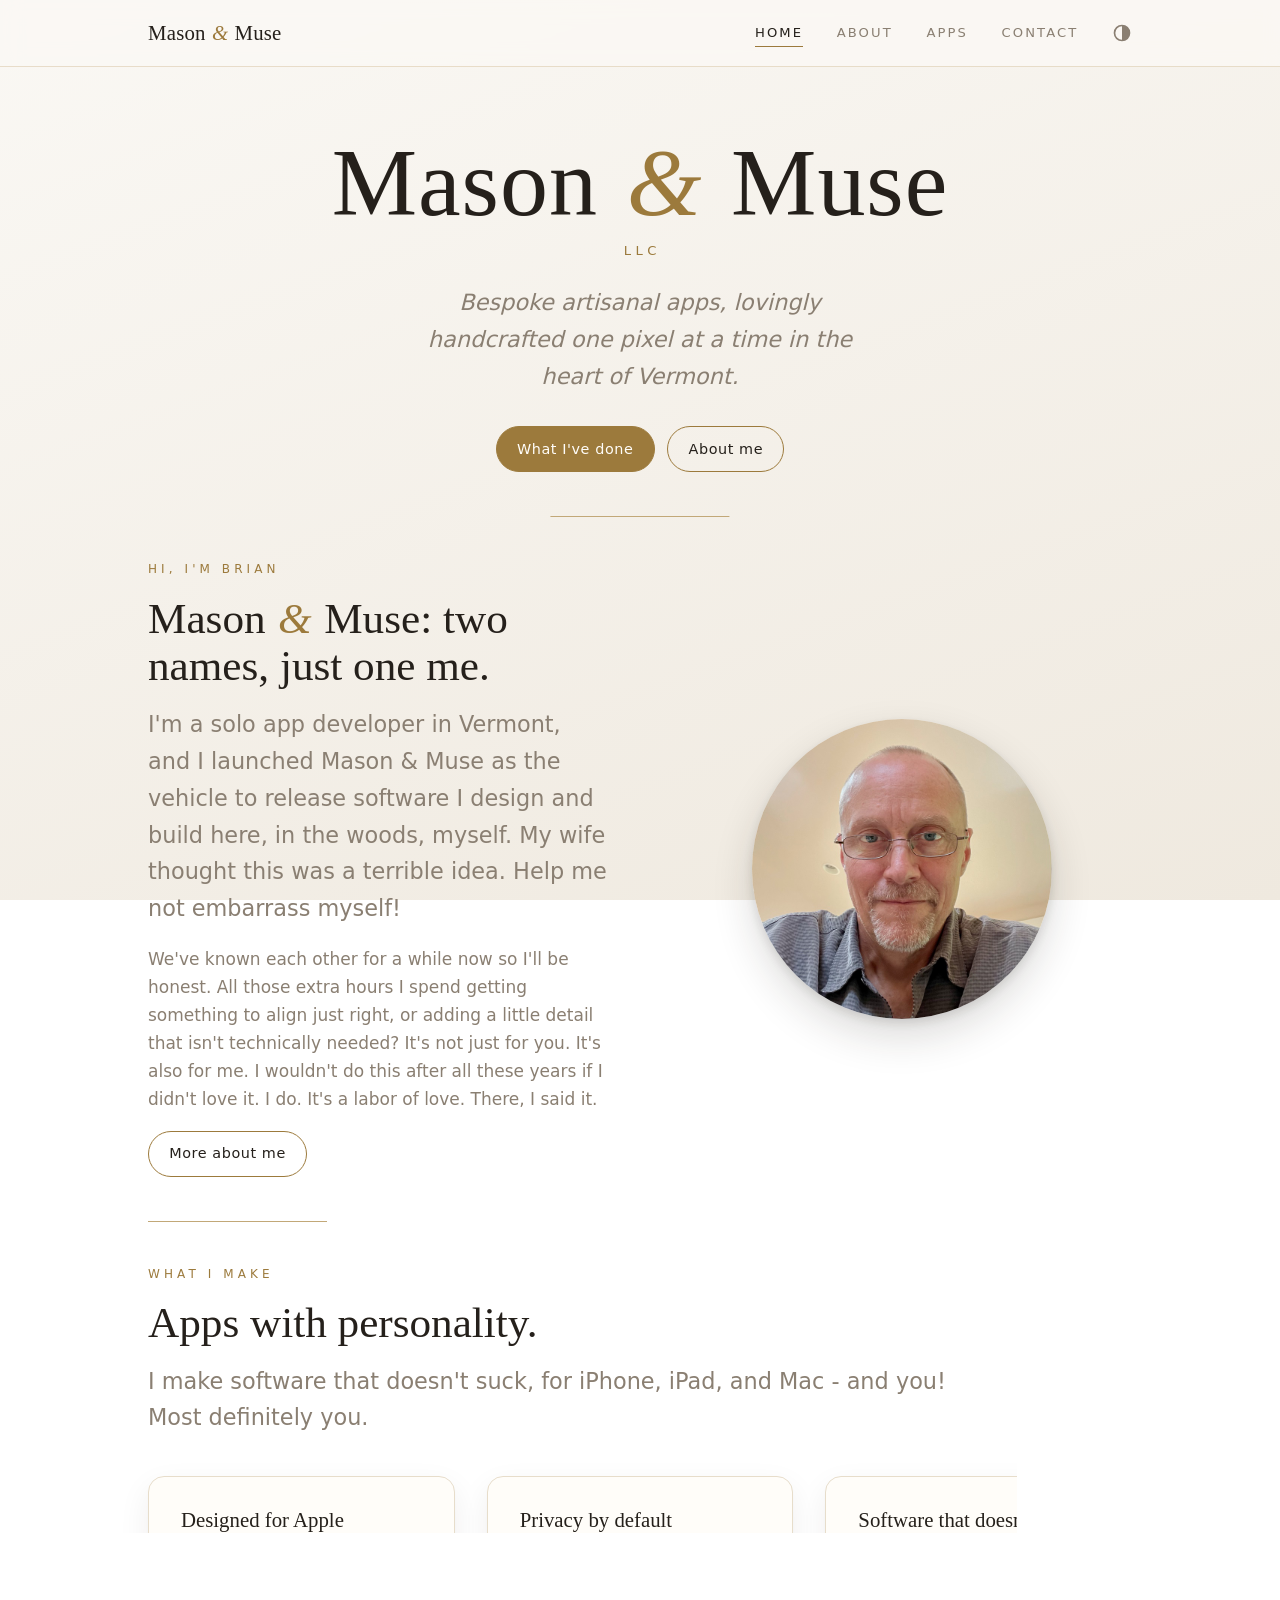
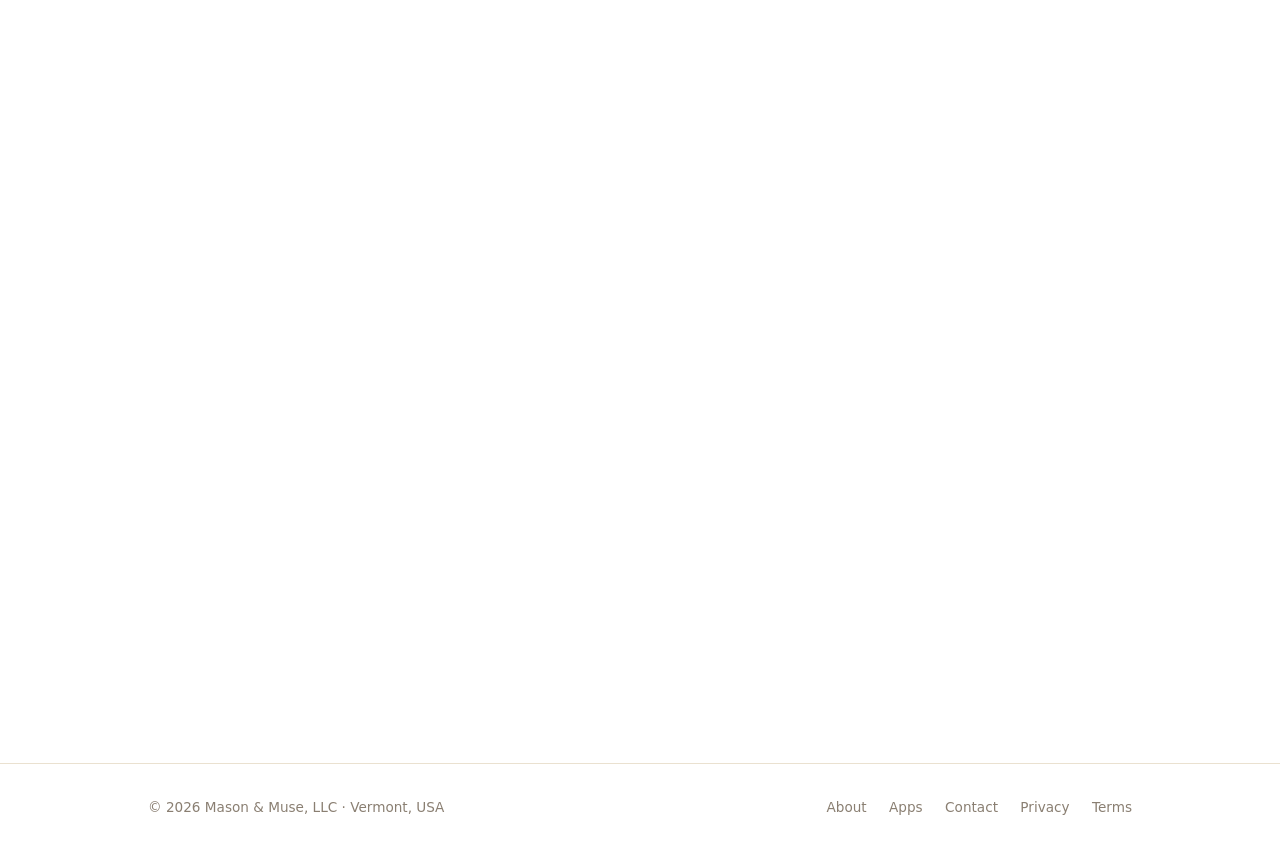
<file: index.html>
<!DOCTYPE html>
<html lang="en">
<head>
  <meta charset="utf-8" />
  <meta name="viewport" content="width=device-width, initial-scale=1" />
  <script>
    // Apply a saved theme override before paint to avoid a flash of the wrong palette.
    (function () {
      try {
        var t = localStorage.getItem('theme');
        if (t === 'light' || t === 'dark') document.documentElement.setAttribute('data-theme', t);
      } catch (e) {}
    })();
  </script>
  <title>Mason &amp; Muse - Bespoke apps for Apple platforms</title>
  <meta name="description" content="Mason &amp; Muse, LLC is an independent studio crafting bespoke, privacy-respecting apps for iPhone, iPad, and Mac from the heart of Vermont." />
  <meta name="color-scheme" content="light dark" />
  <meta name="theme-color" content="#faf8f4" media="(prefers-color-scheme: light)" />
  <meta name="theme-color" content="#1f1c18" media="(prefers-color-scheme: dark)" />

  <!-- Open Graph -->
  <meta property="og:type" content="website" />
  <meta property="og:title" content="Mason &amp; Muse - Bespoke apps for Apple platforms" />
  <meta property="og:description" content="An independent studio crafting bespoke, privacy-respecting apps for iPhone, iPad, and Mac from the heart of Vermont." />
  <meta property="og:url" content="https://masonandmuse.com/" />

  <link rel="icon" type="image/svg+xml" href="favicon.svg" />
  <link rel="stylesheet" href="styles.css" />
</head>
<body>
  <header class="site-header">
    <div class="container nav">
      <a class="brand" href="index.html">Mason <span class="amp">&amp;</span> Muse</a>
      <nav aria-label="Primary">
        <ul class="nav-links">
          <li><a href="index.html" aria-current="page">Home</a></li>
          <li><a href="about.html">About</a></li>
          <li><a href="apps.html">Apps</a></li>
          <li><a href="contact.html">Contact</a></li>
          <li>
            <button class="theme-toggle" type="button" aria-label="Switch color theme">
              <svg viewBox="0 0 24 24" width="20" height="20" aria-hidden="true" focusable="false">
                <circle cx="12" cy="12" r="9" fill="none" stroke="currentColor" stroke-width="2"></circle>
                <path d="M12 3 a 9 9 0 0 1 0 18 Z" fill="currentColor"></path>
              </svg>
            </button>
          </li>
        </ul>
      </nav>
    </div>
  </header>

  <main>
    <section class="hero">
      <div class="container">
        <h1 class="wordmark">Mason <span class="amp">&amp;</span> Muse<span class="legal">LLC</span></h1>
        <p class="lead">Bespoke artisanal apps, lovingly handcrafted one pixel at a time in the heart of Vermont.</p>
        <div class="btn-row">
          <a class="btn btn-primary" href="apps.html">What I've done</a>
          <a class="btn btn-ghost" href="about.html">About me</a>
        </div>
      </div>
    </section>

    <!-- Hi, I'm Brian -->
    <section>
      <div class="container">
        <div class="intro-split">
          <hgroup class="intro-head">
            <p class="eyebrow">Hi, I'm Brian</p>
            <h2>Mason <span class="amp">&amp;</span> Muse: two names, just one me.</h2>
          </hgroup>
          <div class="intro-media">
            <img class="portrait" src="images/brian.jpg" width="800" height="800"
                 alt="Brian, founder of Mason &amp; Muse" />
          </div>
          <div class="intro-body">
            <p class="lead muted">
              I'm a solo app developer in Vermont, and I launched Mason &amp; Muse as the vehicle to
              release software I design and build here, in the woods, myself.  My wife
              thought this was a terrible idea. Help me not embarrass myself!
            </p>
            <p class="muted">
              We've known each other for a while now so I'll be honest. All those extra hours
              I spend getting something to align just right, or adding a little detail that
              isn't technically needed? It's not just for you. It's also for me. I wouldn't do
              this after all these years if I didn't love it. I do. It's a labor of love.  There, I said it.
            </p>
            <a class="btn btn-ghost" href="about.html">More about me</a>
          </div>
        </div>
      </div>
    </section>

    <!-- What I make -->
    <section>
      <div class="container">
        <hgroup>
          <p class="eyebrow">What I make</p>
          <h2 class="measure">Apps with personality.</h2>
        </hgroup>
        <p class="lead measure muted">
          I make software that doesn't suck, for iPhone, iPad, and Mac - and you! Most definitely you.
        </p>
        <div class="grid" style="margin-top:2.5rem;">
          <div class="card">
            <h3>Designed for Apple platforms</h3>
            <p class="muted">I've been geeking out on Apple products
            since 1977. That means I know what makes good
            Apple software. It also means I'm old - shhh.</p>
          </div>
          <div class="card">
            <h3>Privacy by default</h3>
            <p class="muted">I don't only make apps, I use them. And I don't like
            companies harvesting my personal data. So I don't harvest yours. Simple!</p>
          </div>
          <div class="card">
            <h3>Software that doesn't suck</h3>
            <p class="muted">I use my own software - I care what it says, what it does, how
            it looks. It's weird to say but that seems rare these days. Enjoy!</p>
          </div>
        </div>
      </div>
    </section>

    <!-- Featured app -->
    <section>
      <div class="container">
        <div class="split">
          <div>
            <hgroup>
              <p class="eyebrow">Featured App</p>
              <h2>Oh My Groceries!</h2>
            </hgroup>
            <span class="badge">Version too.oh - launching this fall</span>
            <p class="lead muted">The shareable shopping list app that keeps your personal information private.
            No ads, no tracking, no signing up for yet another account and getting all that stupid
            spam. You deserve to have a good product, not to be an unwitting one.</p>
            <div class="btn-row">
              <a class="btn btn-primary" href="https://apps.apple.com/us/app/oh-my-groceries-shopping-list/id1479895009">Download on the App Store</a>
              <a class="btn btn-ghost" href="apps.html">Learn more</a>
            </div>
          </div>
          <div>
            <img class="app-shot" src="images/oh-my-groceries.png" width="1200" height="1004"
                 alt="Oh My Groceries! - a shareable grocery list app for iPhone" />
          </div>
        </div>
      </div>
    </section>
  </main>

  <footer class="site-footer">
    <div class="container footer-inner">
      <span>© 2026 Mason &amp; Muse, LLC · Vermont, USA</span>
      <nav class="footer-links" aria-label="Footer">
        <a href="about.html">About</a>
        <a href="apps.html">Apps</a>
        <a href="contact.html">Contact</a>
        <a href="privacy.html">Privacy</a>
        <a href="terms.html">Terms</a>
      </nav>
    </div>
  </footer>

  <script src="theme.js"></script>
</body>
</html>
</file>
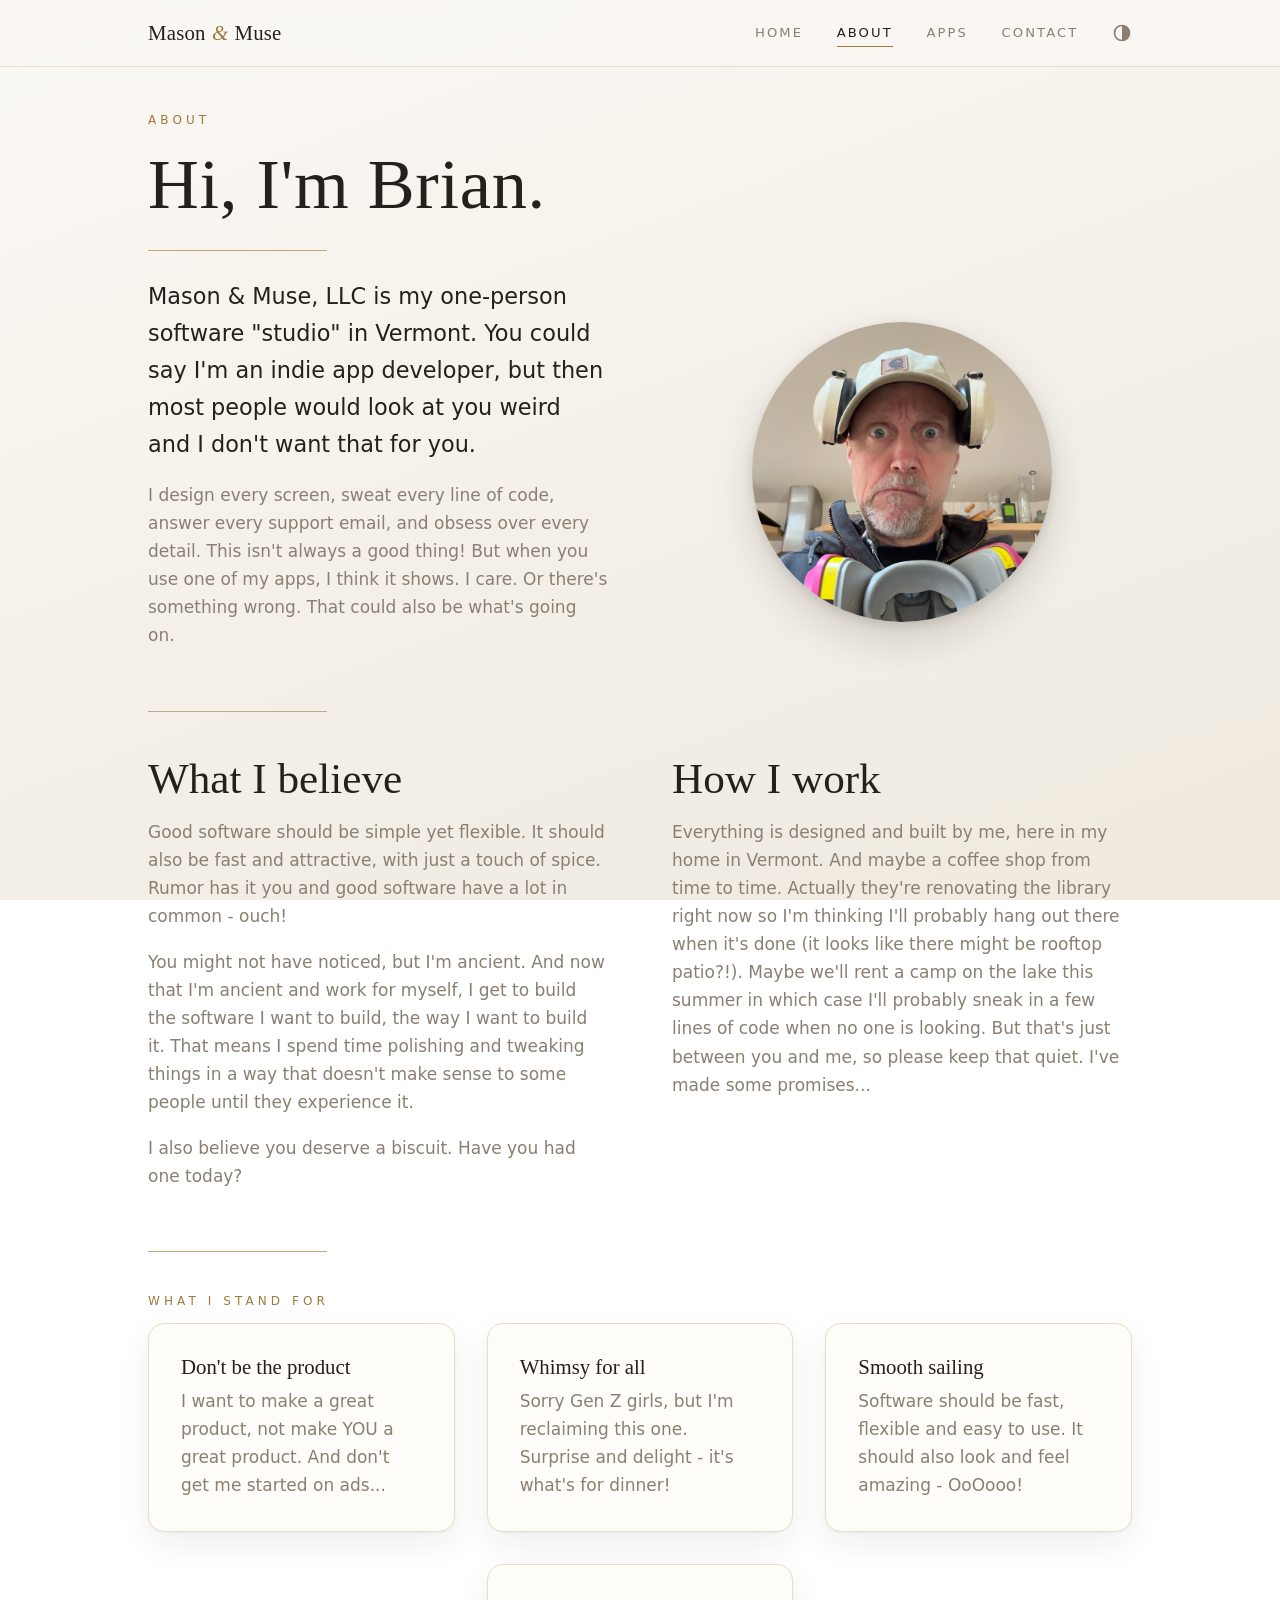
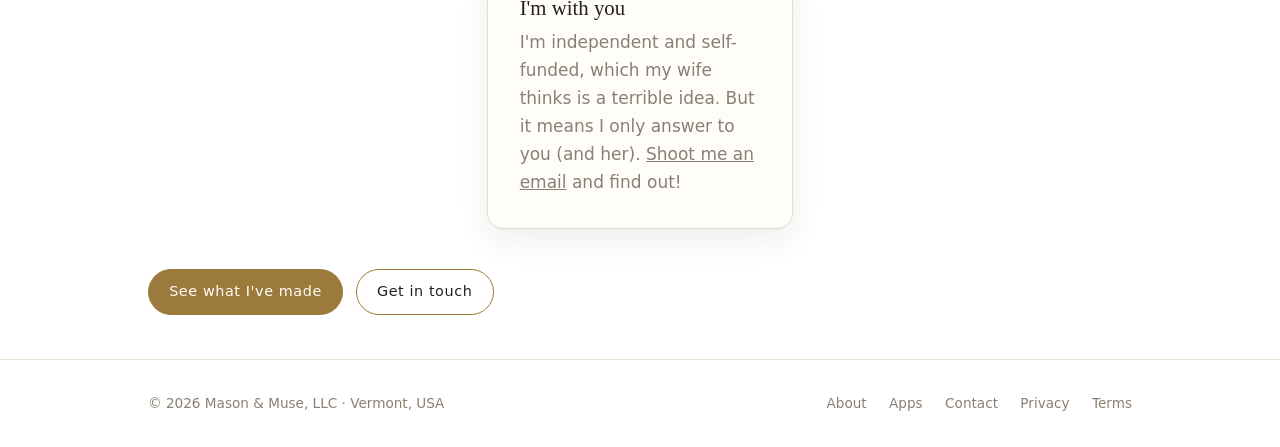
<file: about.html>
<!DOCTYPE html>
<html lang="en">
<head>
  <meta charset="utf-8" />
  <meta name="viewport" content="width=device-width, initial-scale=1" />
  <script>
    // Apply a saved theme override before paint to avoid a flash of the wrong palette.
    (function () {
      try {
        var t = localStorage.getItem('theme');
        if (t === 'light' || t === 'dark') document.documentElement.setAttribute('data-theme', t);
      } catch (e) {}
    })();
  </script>
  <title>About - Mason &amp; Muse, LLC</title>
  <meta name="description" content="Mason &amp; Muse, LLC is an independent app studio in Vermont, building bespoke, privacy-respecting software for Apple platforms." />
  <meta name="color-scheme" content="light dark" />
  <meta name="theme-color" content="#faf8f4" media="(prefers-color-scheme: light)" />
  <meta name="theme-color" content="#1f1c18" media="(prefers-color-scheme: dark)" />

  <meta property="og:type" content="website" />
  <meta property="og:title" content="About - Mason &amp; Muse, LLC" />
  <meta property="og:description" content="An independent app studio in Vermont, building bespoke, privacy-respecting software for Apple platforms." />
  <meta property="og:url" content="https://masonandmuse.com/about.html" />

  <link rel="icon" type="image/svg+xml" href="favicon.svg" />
  <link rel="stylesheet" href="styles.css" />
</head>
<body>
  <header class="site-header">
    <div class="container nav">
      <a class="brand" href="index.html">Mason <span class="amp">&amp;</span> Muse</a>
      <nav aria-label="Primary">
        <ul class="nav-links">
          <li><a href="index.html">Home</a></li>
          <li><a href="about.html" aria-current="page">About</a></li>
          <li><a href="apps.html">Apps</a></li>
          <li><a href="contact.html">Contact</a></li>
          <li>
            <button class="theme-toggle" type="button" aria-label="Switch color theme">
              <svg viewBox="0 0 24 24" width="20" height="20" aria-hidden="true" focusable="false">
                <circle cx="12" cy="12" r="9" fill="none" stroke="currentColor" stroke-width="2"></circle>
                <path d="M12 3 a 9 9 0 0 1 0 18 Z" fill="currentColor"></path>
              </svg>
            </button>
          </li>
        </ul>
      </nav>
    </div>
  </header>

  <main>
    <section>
      <div class="container">
        <hgroup>
          <p class="eyebrow">About</p>
          <h1 class="measure">Hi, I'm Brian.</h1>
        </hgroup>
        <hr class="rule" />
        <div class="intro-split">
          <p class="lead measure intro-head">
            Mason &amp; Muse, LLC is my one-person software "studio" in Vermont. You could say
            I'm an indie app developer, but then most people would look at you weird and
            I don't want that for you.
          </p>
          <div class="intro-media">
            <img class="portrait" src="images/also-brian.jpg" width="800" height="800"
                 alt="Brian, founder of Mason &amp; Muse" />
          </div>
          <p class="measure muted intro-body">
            I design every screen, sweat every line of code, answer every support email,
            and obsess over every detail. This isn't always a good thing! But when
            you use one of my apps, I think it shows. I care. Or there's something wrong.
            That could also be what's going on.
          </p>
        </div>
      </div>
    </section>
    
    <section class="section-tight">
      <div class="container split split-top">
        <div>
          <h2>What I believe</h2>
          <p class="muted">
            Good software should be simple yet flexible. It should also be fast and attractive,
            with just a touch of spice. Rumor has it you and good software
            have a lot in common - ouch!
          </p>
          <p class="muted">
            You might not have noticed, but I'm ancient. And now that I'm ancient and work
            for myself, I get to build the software I want to build, the way I want to build it.
            That means I spend time polishing and tweaking things in a way that doesn't
            make sense to some people until they experience it.
          </p>
          
          <p class="measure muted">
            I also believe you deserve a biscuit. Have you had one today?
          </p>
        </div>
        <div>
          <h2>How I work</h2>
          <p class="muted">
            Everything is designed and built by me, here in my home in Vermont. And maybe a coffee
            shop from time to time. Actually they're renovating the library right now so I'm thinking
            I'll probably hang out there when it's done (it looks like there might be rooftop patio?!).
            Maybe we'll rent a camp on the lake this summer in which case I'll probably sneak in a few
            lines of code when no one is looking. But that's just between you and me, so please keep
            that quiet. I've made some promises...
          </p>
        </div>
      </div>
    </section>

    <section>
      <div class="container">
        <h2 class="eyebrow">What I stand for</h2>
        <div class="grid grid-4">
          <div class="card">
            <h3>Don't be the product</h3>
            <p class="muted">I want to make a great product, not make YOU a great product. And don't get me started on ads...</p>
          </div>
          <div class="card">
            <h3>Whimsy for all</h3>
            <p class="muted">Sorry Gen Z girls, but I'm reclaiming this one. Surprise and delight - it's what's for dinner!</p>
          </div>
          <div class="card">
            <h3>Smooth sailing</h3>
            <p class="muted">Software should be fast, flexible and easy to use. It should also look and feel amazing - OoOooo!</p>
          </div>
          <div class="card">
            <h3>I'm with you</h3>
            <p class="muted">I'm independent and self-funded, which my wife thinks is a terrible idea. But it means I
            only answer to you (and her). <a href="mailto: info@masonandmuse.com">Shoot me an email</a> and find out!</p>
          </div>
        </div>
        <div class="btn-row" style="margin-top:2.5rem;">
          <a class="btn btn-primary" href="apps.html">See what I've made</a>
          <a class="btn btn-ghost" href="contact.html">Get in touch</a>
        </div>
      </div>
    </section>
  </main>

  <footer class="site-footer">
    <div class="container footer-inner">
      <span>© 2026 Mason &amp; Muse, LLC · Vermont, USA</span>
      <nav class="footer-links" aria-label="Footer">
        <a href="about.html">About</a>
        <a href="apps.html">Apps</a>
        <a href="contact.html">Contact</a>
        <a href="privacy.html">Privacy</a>
        <a href="terms.html">Terms</a>
      </nav>
    </div>
  </footer>

  <script src="theme.js"></script>
</body>
</html>
</file>
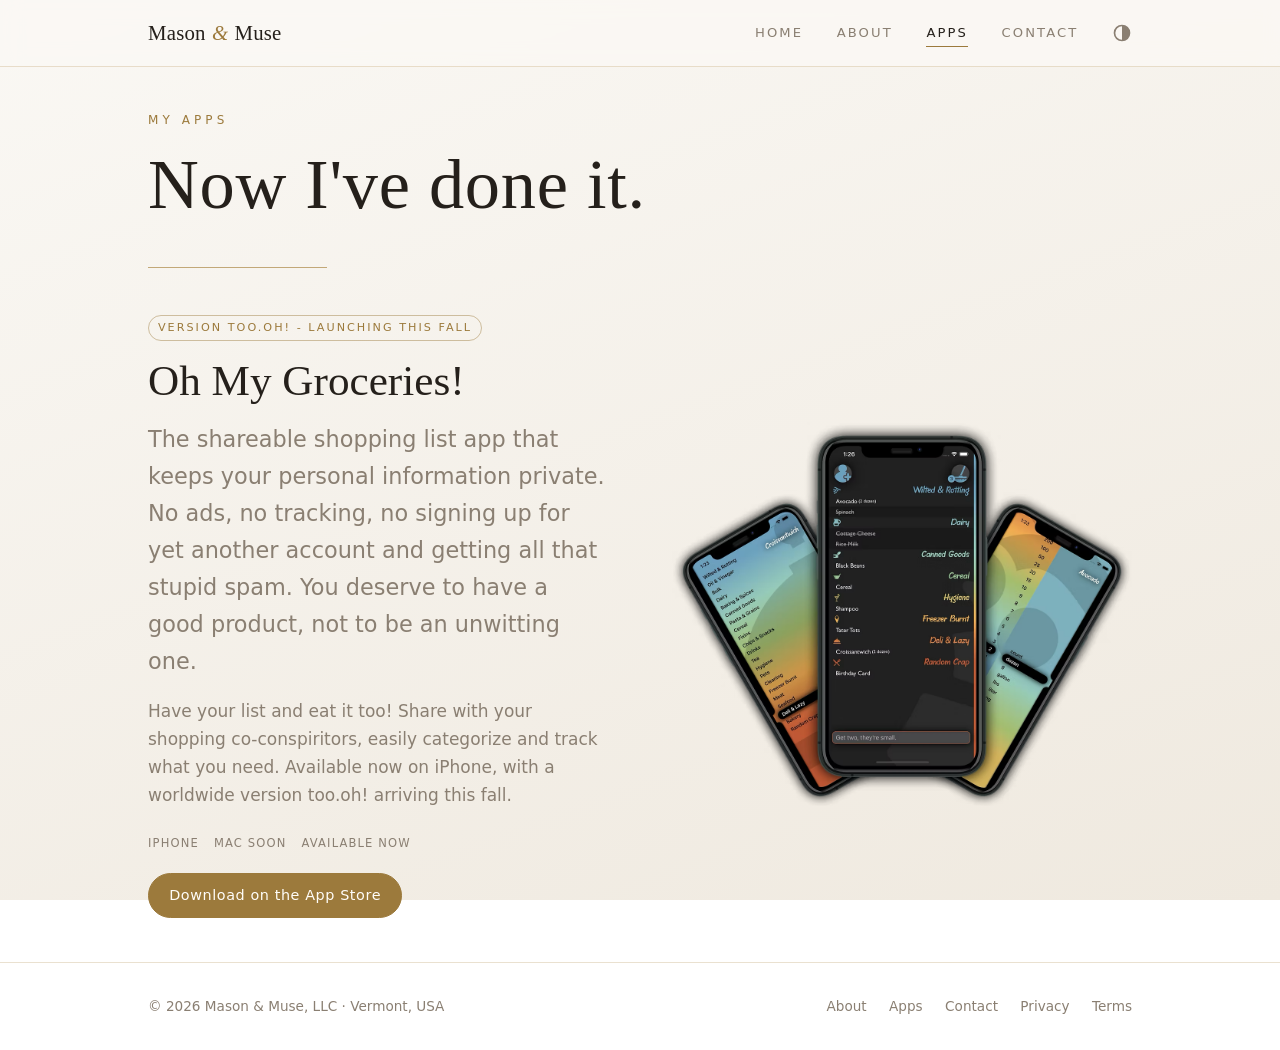
<file: apps.html>
<!DOCTYPE html>
<html lang="en">
<head>
  <meta charset="utf-8" />
  <meta name="viewport" content="width=device-width, initial-scale=1" />
  <script>
    // Apply a saved theme override before paint to avoid a flash of the wrong palette.
    (function () {
      try {
        var t = localStorage.getItem('theme');
        if (t === 'light' || t === 'dark') document.documentElement.setAttribute('data-theme', t);
      } catch (e) {}
    })();
  </script>
  <title>Apps - Mason &amp; Muse, LLC</title>
  <meta name="description" content="Apps by Mason &amp; Muse - including Oh My Groceries!, a shareable shopping list that keeps your personal information private." />
  <meta name="color-scheme" content="light dark" />
  <meta name="theme-color" content="#faf8f4" media="(prefers-color-scheme: light)" />
  <meta name="theme-color" content="#1f1c18" media="(prefers-color-scheme: dark)" />

  <meta property="og:type" content="website" />
  <meta property="og:title" content="Apps - Mason &amp; Muse, LLC" />
  <meta property="og:description" content="Apps by Mason &amp; Muse - including Oh My Groceries!, a shareable shopping list that keeps your personal information private." />
  <meta property="og:url" content="https://masonandmuse.com/apps.html" />

  <link rel="icon" type="image/svg+xml" href="favicon.svg" />
  <link rel="stylesheet" href="styles.css" />
</head>
<body>
  <header class="site-header">
    <div class="container nav">
      <a class="brand" href="index.html">Mason <span class="amp">&amp;</span> Muse</a>
      <nav aria-label="Primary">
        <ul class="nav-links">
          <li><a href="index.html">Home</a></li>
          <li><a href="about.html">About</a></li>
          <li><a href="apps.html" aria-current="page">Apps</a></li>
          <li><a href="contact.html">Contact</a></li>
          <li>
            <button class="theme-toggle" type="button" aria-label="Switch color theme">
              <svg viewBox="0 0 24 24" width="20" height="20" aria-hidden="true" focusable="false">
                <circle cx="12" cy="12" r="9" fill="none" stroke="currentColor" stroke-width="2"></circle>
                <path d="M12 3 a 9 9 0 0 1 0 18 Z" fill="currentColor"></path>
              </svg>
            </button>
          </li>
        </ul>
      </nav>
    </div>
  </header>

  <main>
    <section>
      <div class="container">
        <hgroup>
          <p class="eyebrow">My apps</p>
          <h1 class="measure">Now I've done it.</h1>
        </hgroup>
      </div>
    </section>

    <!-- Oh My Groceries! -->
    <section class="section-tight">
      <div class="container intro-split">
        <div class="intro-head">
          <span class="badge">Version too.oh! - launching this fall</span>
          <h2>Oh My Groceries!</h2>
        </div>
        <div class="intro-media">
          <img class="app-shot" src="images/oh-my-groceries.png" width="1200" height="1004"
               alt="Oh My Groceries! - a shareable grocery list app for iPhone" />
        </div>
        <div class="intro-body">
          <p class="lead muted">
            The shareable shopping list app that keeps your personal information private.
            No ads, no tracking, no signing up for yet another account and getting all that stupid
            spam. You deserve to have a good product, not to be an unwitting one.
          </p>
          <p class="muted">
            Have your list and eat it too! Share with your shopping co-conspiritors,
            easily categorize and track what you need. Available now on
            iPhone, with a worldwide version too.oh! arriving this fall.
          </p>
          <p>
            <span class="tag">iPhone</span>
            <span class="tag">Mac soon</span>
            <span class="tag">Available now</span>
          </p>
          <div class="btn-row">
            <a class="btn btn-primary" href="https://apps.apple.com/us/app/oh-my-groceries-shopping-list/id1479895009">Download on the App Store</a>
          </div>
        </div>
      </div>
    </section>
  </main>

  <footer class="site-footer">
    <div class="container footer-inner">
      <span>© 2026 Mason &amp; Muse, LLC · Vermont, USA</span>
      <nav class="footer-links" aria-label="Footer">
        <a href="about.html">About</a>
        <a href="apps.html">Apps</a>
        <a href="contact.html">Contact</a>
        <a href="privacy.html">Privacy</a>
        <a href="terms.html">Terms</a>
      </nav>
    </div>
  </footer>

  <script src="theme.js"></script>
</body>
</html>
</file>
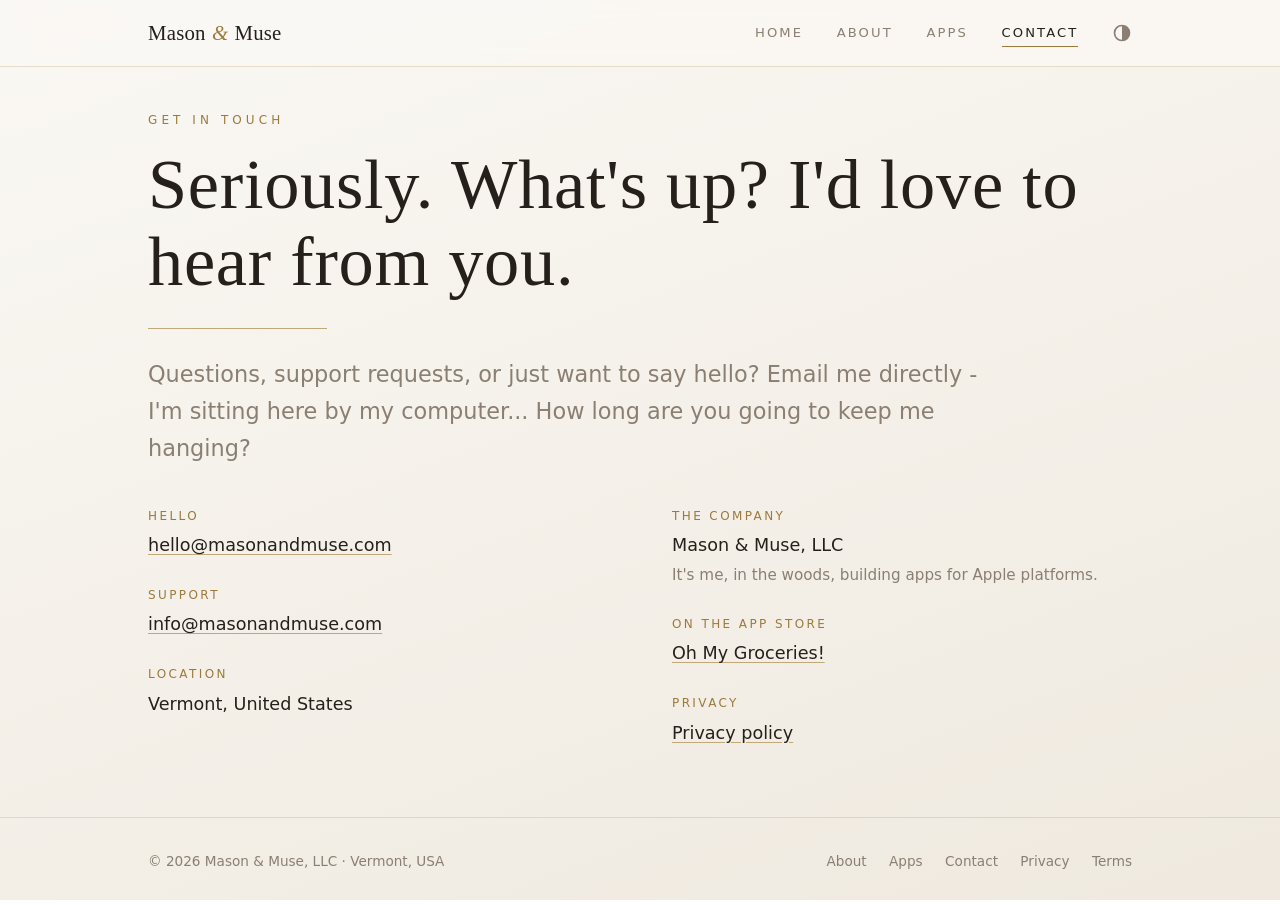
<file: contact.html>
<!DOCTYPE html>
<html lang="en">
<head>
  <meta charset="utf-8" />
  <meta name="viewport" content="width=device-width, initial-scale=1" />
  <script>
    // Apply a saved theme override before paint to avoid a flash of the wrong palette.
    (function () {
      try {
        var t = localStorage.getItem('theme');
        if (t === 'light' || t === 'dark') document.documentElement.setAttribute('data-theme', t);
      } catch (e) {}
    })();
  </script>
  <title>Contact - Mason &amp; Muse, LLC</title>
  <meta name="description" content="Get in touch with Mason &amp; Muse, LLC - an independent app studio in Vermont. Email info@masonandmuse.com." />
  <meta name="color-scheme" content="light dark" />
  <meta name="theme-color" content="#faf8f4" media="(prefers-color-scheme: light)" />
  <meta name="theme-color" content="#1f1c18" media="(prefers-color-scheme: dark)" />

  <meta property="og:type" content="website" />
  <meta property="og:title" content="Contact - Mason &amp; Muse, LLC" />
  <meta property="og:description" content="Get in touch with Mason &amp; Muse, LLC - an independent app studio in Vermont." />
  <meta property="og:url" content="https://masonandmuse.com/contact.html" />

  <link rel="icon" type="image/svg+xml" href="favicon.svg" />
  <link rel="stylesheet" href="styles.css" />
</head>
<body>
  <header class="site-header">
    <div class="container nav">
      <a class="brand" href="index.html">Mason <span class="amp">&amp;</span> Muse</a>
      <nav aria-label="Primary">
        <ul class="nav-links">
          <li><a href="index.html">Home</a></li>
          <li><a href="about.html">About</a></li>
          <li><a href="apps.html">Apps</a></li>
          <li><a href="contact.html" aria-current="page">Contact</a></li>
          <li>
            <button class="theme-toggle" type="button" aria-label="Switch color theme">
              <svg viewBox="0 0 24 24" width="20" height="20" aria-hidden="true" focusable="false">
                <circle cx="12" cy="12" r="9" fill="none" stroke="currentColor" stroke-width="2"></circle>
                <path d="M12 3 a 9 9 0 0 1 0 18 Z" fill="currentColor"></path>
              </svg>
            </button>
          </li>
        </ul>
      </nav>
    </div>
  </header>

  <main>
    <section>
      <div class="container">
        <hgroup>
          <p class="eyebrow">Get in touch</p>
          <h1 class="measure">Seriously. What's up? I'd love to hear from you.</h1>
        </hgroup>
        <hr class="rule" />
        <p class="lead measure muted">
          Questions, support requests, or just want to say hello? Email me directly - I'm
          sitting here by my computer... How long are you going to keep me hanging?
        </p>

        <div class="split" style="margin-top:2.5rem; align-items:start;">
          <dl class="detail-list">
            <dt>Hello</dt>
            <dd><a href="mailto:hello@masonandmuse.com">hello@masonandmuse.com</a></dd>

            <dt>Support</dt>
            <dd><a href="mailto:info@masonandmuse.com?subject=Support%20request">info@masonandmuse.com</a></dd>

            <dt>Location</dt>
            <dd>Vermont, United States</dd>
          </dl>

          <dl class="detail-list">
            <dt>The company</dt>
            <dd>Mason &amp; Muse, LLC<br />
              <span class="muted" style="font-size:0.95rem;">It's me, in the woods, building apps for Apple platforms.</span></dd>

            <dt>On the App Store</dt>
            <dd><a href="https://apps.apple.com/us/app/oh-my-groceries-shopping-list/id1479895009">Oh My Groceries!</a></dd>

            <dt>Privacy</dt>
            <dd><a href="privacy.html">Privacy policy</a></dd>
          </dl>
        </div>
      </div>
    </section>
  </main>

  <footer class="site-footer">
    <div class="container footer-inner">
      <span>© 2026 Mason &amp; Muse, LLC · Vermont, USA</span>
      <nav class="footer-links" aria-label="Footer">
        <a href="about.html">About</a>
        <a href="apps.html">Apps</a>
        <a href="contact.html">Contact</a>
        <a href="privacy.html">Privacy</a>
        <a href="terms.html">Terms</a>
      </nav>
    </div>
  </footer>

  <script src="theme.js"></script>
</body>
</html>
</file>
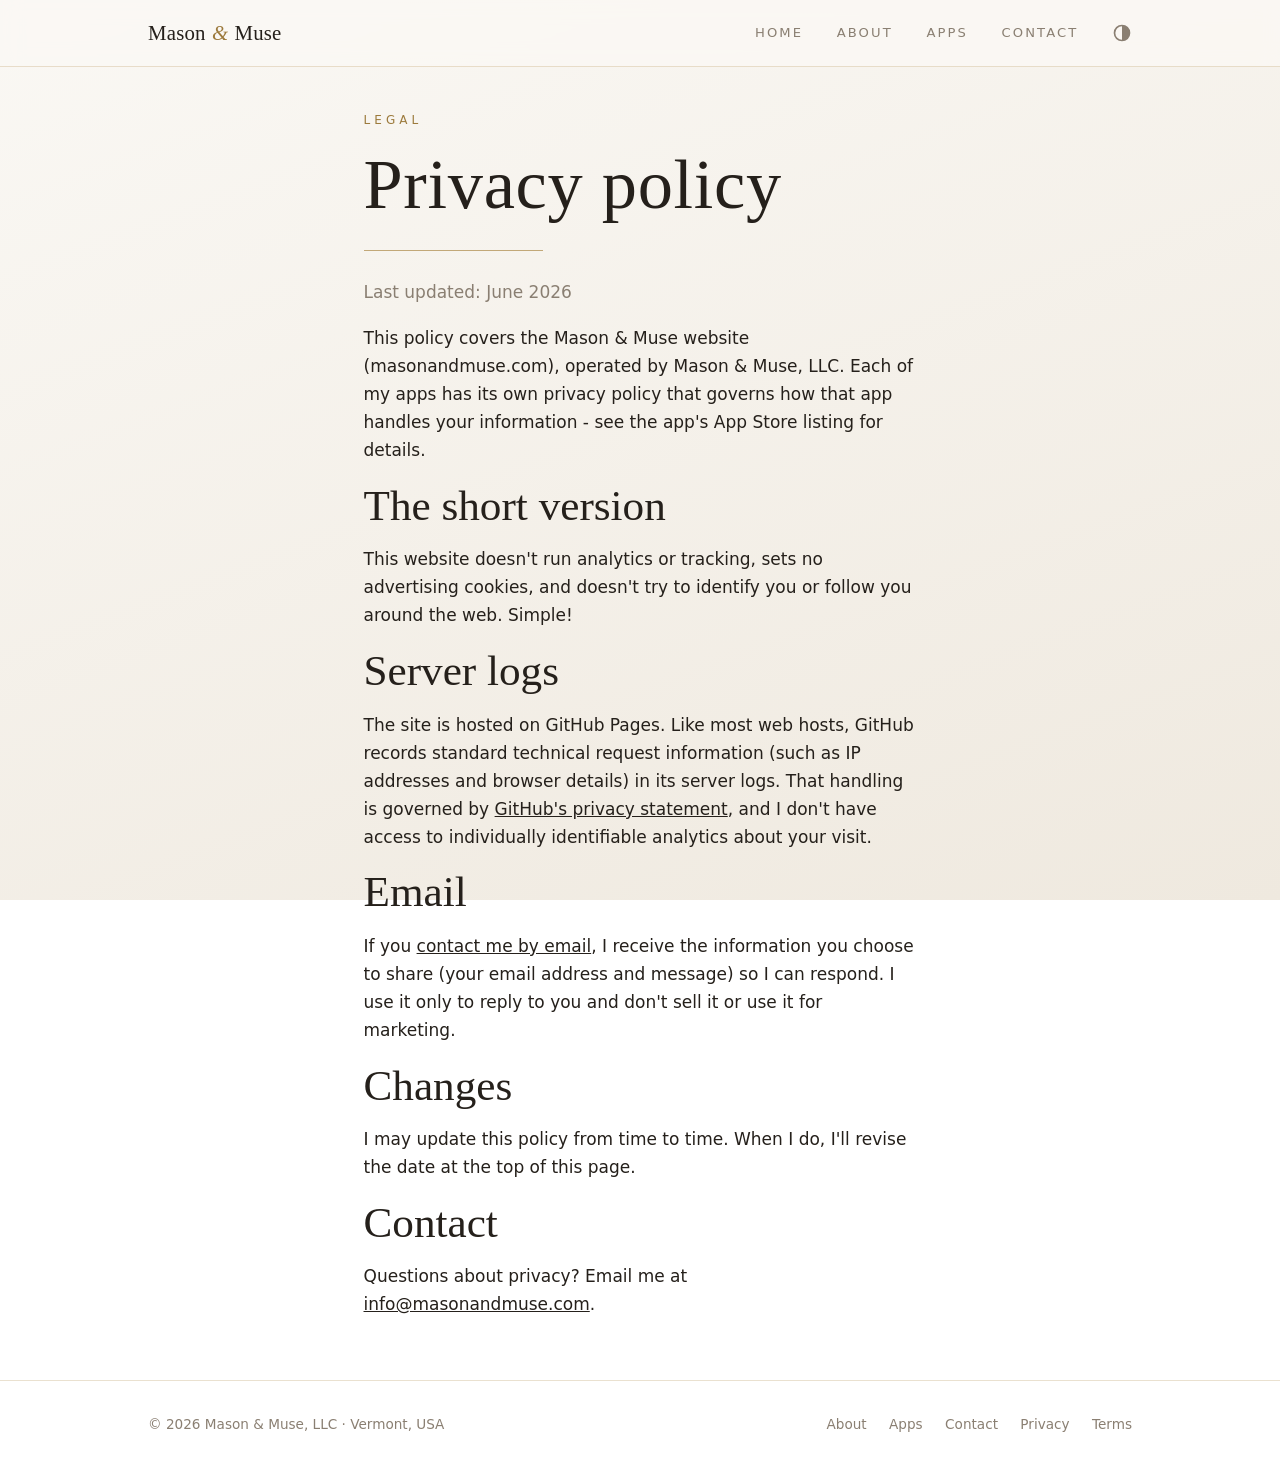
<file: privacy.html>
<!DOCTYPE html>
<html lang="en">
<head>
  <meta charset="utf-8" />
  <meta name="viewport" content="width=device-width, initial-scale=1" />
  <script>
    // Apply a saved theme override before paint to avoid a flash of the wrong palette.
    (function () {
      try {
        var t = localStorage.getItem('theme');
        if (t === 'light' || t === 'dark') document.documentElement.setAttribute('data-theme', t);
      } catch (e) {}
    })();
  </script>
  <title>Privacy - Mason &amp; Muse, LLC</title>
  <meta name="description" content="Privacy policy for Mason &amp; Muse, LLC and its apps." />
  <meta name="color-scheme" content="light dark" />
  <meta name="theme-color" content="#faf8f4" media="(prefers-color-scheme: light)" />
  <meta name="theme-color" content="#1f1c18" media="(prefers-color-scheme: dark)" />

  <meta property="og:type" content="website" />
  <meta property="og:title" content="Privacy - Mason &amp; Muse, LLC" />
  <meta property="og:url" content="https://masonandmuse.com/privacy.html" />

  <link rel="icon" type="image/svg+xml" href="favicon.svg" />
  <link rel="stylesheet" href="styles.css" />
</head>
<body>
  <header class="site-header">
    <div class="container nav">
      <a class="brand" href="index.html">Mason <span class="amp">&amp;</span> Muse</a>
      <nav aria-label="Primary">
        <ul class="nav-links">
          <li><a href="index.html">Home</a></li>
          <li><a href="about.html">About</a></li>
          <li><a href="apps.html">Apps</a></li>
          <li><a href="contact.html">Contact</a></li>
          <li>
            <button class="theme-toggle" type="button" aria-label="Switch color theme">
              <svg viewBox="0 0 24 24" width="20" height="20" aria-hidden="true" focusable="false">
                <circle cx="12" cy="12" r="9" fill="none" stroke="currentColor" stroke-width="2"></circle>
                <path d="M12 3 a 9 9 0 0 1 0 18 Z" fill="currentColor"></path>
              </svg>
            </button>
          </li>
        </ul>
      </nav>
    </div>
  </header>

  <main>
    <section>
      <div class="container measure">
        <hgroup>
          <p class="eyebrow">Legal</p>
          <h1>Privacy policy</h1>
        </hgroup>
        <hr class="rule" />
        <p class="muted">Last updated: June 2026</p>

        <p>
          This policy covers the Mason &amp; Muse website (masonandmuse.com), operated by
          Mason &amp; Muse, LLC. Each of my apps has its own privacy policy that governs
          how that app handles your information - see the app's App Store listing for
          details.
        </p>

        <h2>The short version</h2>
        <p>
          This website doesn't run analytics or tracking, sets no advertising cookies,
          and doesn't try to identify you or follow you around the web. Simple!
        </p>

        <h2>Server logs</h2>
        <p>
          The site is hosted on GitHub Pages. Like most web hosts, GitHub records standard
          technical request information (such as IP addresses and browser details) in its
          server logs. That handling is governed by
          <a href="https://docs.github.com/site-policy/privacy-policies/github-general-privacy-statement">GitHub's privacy statement</a>,
          and I don't have access to individually identifiable analytics about your visit.
        </p>

        <h2>Email</h2>
        <p>
          If you <a href="mailto: info@masonandmuse.com">contact me by email</a>, I receive the information you choose to share
          (your email address and message) so I can respond. I use it only to
          reply to you and don't sell it or use it for marketing.
        </p>

        <h2>Changes</h2>
        <p>
          I may update this policy from time to time. When I do, I'll revise the date at
          the top of this page.
        </p>

        <h2>Contact</h2>
        <p>
          Questions about privacy? Email me at
          <a href="mailto:info@masonandmuse.com">info@masonandmuse.com</a>.
        </p>
      </div>
    </section>
  </main>

  <footer class="site-footer">
    <div class="container footer-inner">
      <span>© 2026 Mason &amp; Muse, LLC · Vermont, USA</span>
      <nav class="footer-links" aria-label="Footer">
        <a href="about.html">About</a>
        <a href="apps.html">Apps</a>
        <a href="contact.html">Contact</a>
        <a href="privacy.html">Privacy</a>
        <a href="terms.html">Terms</a>
      </nav>
    </div>
  </footer>

  <script src="theme.js"></script>
</body>
</html>
</file>
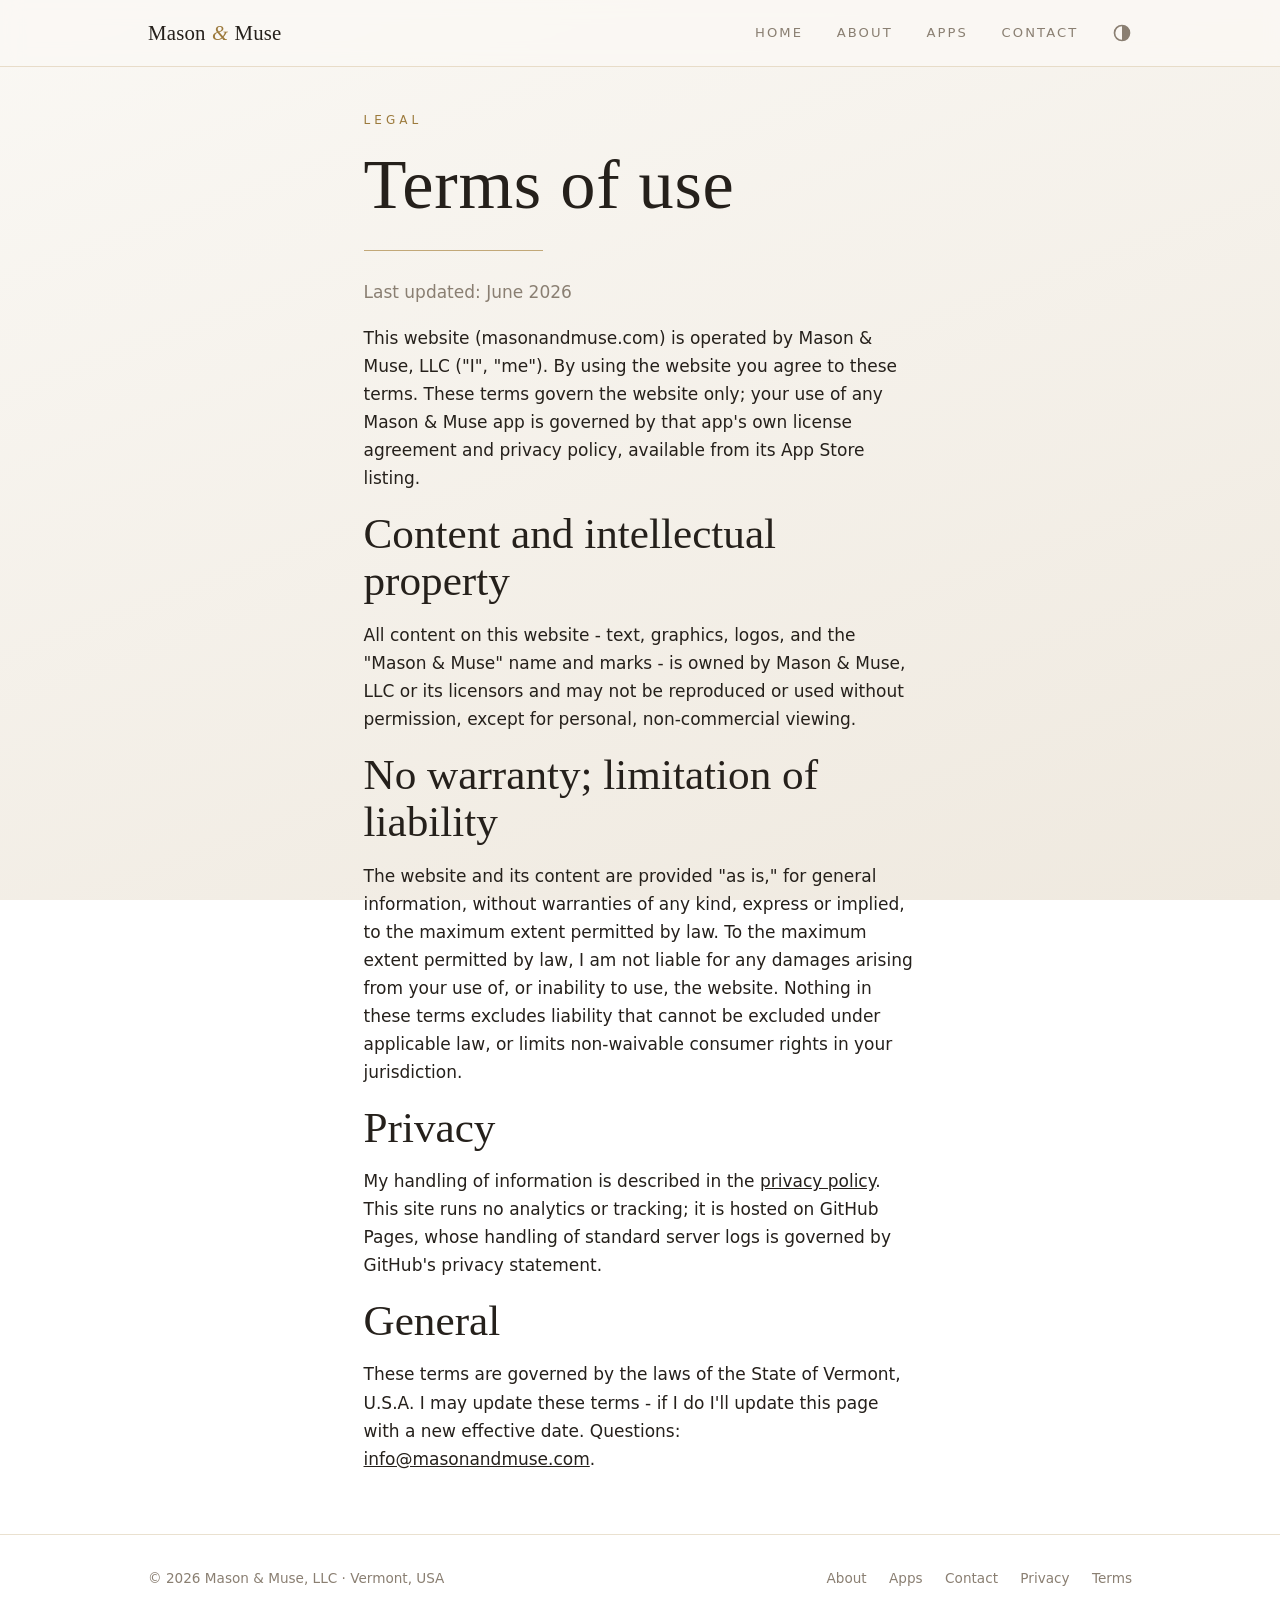
<file: terms.html>
<!DOCTYPE html>
<html lang="en">
<head>
  <meta charset="utf-8" />
  <meta name="viewport" content="width=device-width, initial-scale=1" />
  <script>
    // Apply a saved theme override before paint to avoid a flash of the wrong palette.
    (function () {
      try {
        var t = localStorage.getItem('theme');
        if (t === 'light' || t === 'dark') document.documentElement.setAttribute('data-theme', t);
      } catch (e) {}
    })();
  </script>
  <title>Terms of Use - Mason &amp; Muse, LLC</title>
  <meta name="description" content="Terms of use for the Mason &amp; Muse, LLC website." />
  <meta name="color-scheme" content="light dark" />
  <meta name="theme-color" content="#faf8f4" media="(prefers-color-scheme: light)" />
  <meta name="theme-color" content="#1f1c18" media="(prefers-color-scheme: dark)" />

  <meta property="og:type" content="website" />
  <meta property="og:title" content="Terms of Use - Mason &amp; Muse, LLC" />
  <meta property="og:url" content="https://masonandmuse.com/terms.html" />

  <link rel="icon" type="image/svg+xml" href="favicon.svg" />
  <link rel="stylesheet" href="styles.css" />
</head>
<body>
  <header class="site-header">
    <div class="container nav">
      <a class="brand" href="index.html">Mason <span class="amp">&amp;</span> Muse</a>
      <nav aria-label="Primary">
        <ul class="nav-links">
          <li><a href="index.html">Home</a></li>
          <li><a href="about.html">About</a></li>
          <li><a href="apps.html">Apps</a></li>
          <li><a href="contact.html">Contact</a></li>
          <li>
            <button class="theme-toggle" type="button" aria-label="Switch color theme">
              <svg viewBox="0 0 24 24" width="20" height="20" aria-hidden="true" focusable="false">
                <circle cx="12" cy="12" r="9" fill="none" stroke="currentColor" stroke-width="2"></circle>
                <path d="M12 3 a 9 9 0 0 1 0 18 Z" fill="currentColor"></path>
              </svg>
            </button>
          </li>
        </ul>
      </nav>
    </div>
  </header>

  <main>
    <section>
      <div class="container measure">
        <hgroup>
          <p class="eyebrow">Legal</p>
          <h1>Terms of use</h1>
        </hgroup>
        <hr class="rule" />
        <p class="muted">Last updated: June 2026</p>

        <p>
          This website (masonandmuse.com) is operated by Mason &amp; Muse, LLC ("I", "me").
          By using the website you agree to these terms. These terms govern the website
          only; your use of any Mason &amp; Muse app is governed by that app's own license
          agreement and privacy policy, available from its App Store listing.
        </p>

        <h2>Content and intellectual property</h2>
        <p>
          All content on this website - text, graphics, logos, and the "Mason &amp; Muse"
          name and marks - is owned by Mason &amp; Muse, LLC or its licensors and may not
          be reproduced or used without permission, except for personal, non-commercial
          viewing.
        </p>

        <h2>No warranty; limitation of liability</h2>
        <p>
          The website and its content are provided "as is," for general information,
          without warranties of any kind, express or implied, to the maximum extent
          permitted by law. To the maximum extent permitted by law, I am not liable for
          any damages arising from your use of, or inability to use, the website. Nothing
          in these terms excludes liability that cannot be excluded under applicable law,
          or limits non-waivable consumer rights in your jurisdiction.
        </p>

        <h2>Privacy</h2>
        <p>
          My handling of information is described in the
          <a href="privacy.html">privacy policy</a>. This site runs no analytics or
          tracking; it is hosted on GitHub Pages, whose handling of standard server logs
          is governed by GitHub's privacy statement.
        </p>

        <h2>General</h2>
        <p>
          These terms are governed by the laws of the State of Vermont, U.S.A. I may
          update these terms - if I do I'll update this page with a new effective date.
          Questions: <a href="mailto:info@masonandmuse.com">info@masonandmuse.com</a>.
        </p>
      </div>
    </section>
  </main>

  <footer class="site-footer">
    <div class="container footer-inner">
      <span>© 2026 Mason &amp; Muse, LLC · Vermont, USA</span>
      <nav class="footer-links" aria-label="Footer">
        <a href="about.html">About</a>
        <a href="apps.html">Apps</a>
        <a href="contact.html">Contact</a>
        <a href="privacy.html">Privacy</a>
        <a href="terms.html">Terms</a>
      </nav>
    </div>
  </footer>

  <script src="theme.js"></script>
</body>
</html>
</file>
<file: styles.css>
/* Mason & Muse, LLC - shared design system
   No build step. Plain CSS, served as-is via GitHub Pages. */

:root {
  --bg-top: #faf8f4;
  --bg-bottom: #efe9df;
  --ink: #25201b;
  --muted: #8a7f72;
  --rule: #c2a878;
  --accent: #9c7a3c;
  --card: #fffdf9;
  --card-border: #e7ddcb;
  --shadow: 0 1px 2px rgba(37, 32, 27, 0.04), 0 12px 32px rgba(37, 32, 27, 0.07);

  --serif: "Palatino Linotype", Palatino, "Hoefler Text", Georgia, "Times New Roman", serif;
  --sans: ui-sans-serif, system-ui, -apple-system, "Segoe UI", Roboto, Helvetica, Arial, sans-serif;

  --maxw: 1080px;
  --gutter: clamp(1.25rem, 5vw, 3rem);
}

/* Dark palette - applied when the system prefers dark (unless the visitor has
   forced light), and when the visitor explicitly chooses dark. The two blocks
   share the same values; keep them in sync. */
@media (prefers-color-scheme: dark) {
  :root:not([data-theme="light"]) {
    --bg-top: #1f1c18;
    --bg-bottom: #14110e;
    --ink: #f3ece1;
    --muted: #a99a87;
    --rule: #7a6647;
    --accent: #c9a865;
    --card: #211d18;
    --card-border: #322b22;
    --shadow: 0 1px 2px rgba(0, 0, 0, 0.3), 0 14px 36px rgba(0, 0, 0, 0.4);
  }
}
:root[data-theme="dark"] {
  --bg-top: #1f1c18;
  --bg-bottom: #14110e;
  --ink: #f3ece1;
  --muted: #a99a87;
  --rule: #7a6647;
  --accent: #c9a865;
  --card: #211d18;
  --card-border: #322b22;
  --shadow: 0 1px 2px rgba(0, 0, 0, 0.3), 0 14px 36px rgba(0, 0, 0, 0.4);
}

* { box-sizing: border-box; }
html { scroll-behavior: smooth; }
html, body { margin: 0; }

body {
  min-height: 100svh;
  display: flex;
  flex-direction: column;
  background: linear-gradient(160deg, var(--bg-top), var(--bg-bottom)) no-repeat;
  background-attachment: fixed;
  color: var(--ink);
  font-family: var(--sans);
  font-size: 1.0625rem;
  line-height: 1.65;
  -webkit-font-smoothing: antialiased;
  text-rendering: optimizeLegibility;
}

.container {
  width: 100%;
  max-width: var(--maxw);
  margin-inline: auto;
  padding-inline: var(--gutter);
}

a { color: inherit; }

/* ---- Header / nav ---- */
.site-header {
  position: sticky;
  top: 0;
  z-index: 10;
  backdrop-filter: saturate(1.4) blur(10px);
  -webkit-backdrop-filter: saturate(1.4) blur(10px);
  background: color-mix(in srgb, var(--bg-top) 82%, transparent);
  border-bottom: 1px solid color-mix(in srgb, var(--rule) 35%, transparent);
}
.nav {
  display: flex;
  align-items: center;
  justify-content: space-between;
  gap: 1rem;
  padding-block: 1rem;
}
.brand {
  font-family: var(--serif);
  font-size: 1.3rem;
  font-weight: 500;
  letter-spacing: 0.01em;
  text-decoration: none;
  white-space: nowrap;
}
.nav-links {
  display: flex;
  align-items: center;
  gap: clamp(1rem, 3vw, 2.1rem);
  list-style: none;
  margin: 0;
  padding: 0;
}
.nav-links li { display: flex; align-items: center; }
.nav-links a {
  position: relative;
  text-decoration: none;
  font-size: 0.82rem;
  letter-spacing: 0.16em;
  text-transform: uppercase;
  color: var(--muted);
  transition: color 0.2s ease;
}
/* Active-page underline drawn as an overlay so it reserves no layout space,
   keeping each link's box symmetric (so the nav items center cleanly). */
.nav-links a::after {
  content: "";
  position: absolute;
  left: 0;
  right: 0;
  bottom: -3px;
  height: 1px;
  background: var(--accent);
  opacity: 0;
  transition: opacity 0.2s ease;
}
.nav-links a:hover { color: var(--ink); }
.nav-links a[aria-current="page"] { color: var(--ink); }
.nav-links a[aria-current="page"]::after { opacity: 1; }

.theme-toggle {
  display: inline-flex;
  align-items: center;
  justify-content: center;
  padding: 0;
  margin: 0;
  background: none;
  border: 0;
  line-height: 0;
  color: var(--muted);
  cursor: pointer;
  border-radius: 50%;
  transition: color 0.2s ease, transform 0.2s ease;
}
.theme-toggle:hover { color: var(--ink); transform: rotate(180deg); }
.theme-toggle:focus-visible { outline: 2px solid var(--accent); outline-offset: 3px; }
.theme-toggle svg { display: block; }

/* On narrow screens, stack the wordmark above a centered row of links so the
   full nav (including the theme toggle) stays on screen. */
@media (max-width: 600px) {
  .nav { flex-direction: column; gap: 0.75rem; }
  .nav-links { flex-wrap: wrap; justify-content: center; }
}

/* ---- Main / sections ---- */
main { flex: 1; }
section { padding-block: clamp(2rem, 4.5vw, 2.75rem); }
.section-tight { padding-block: clamp(2rem, 4.5vw, 2.75rem); }
/* A short gold rule between every pair of stacked sections - the same motif as
   the page accents. Drawn as an overlay at the section boundary so it adds no
   layout shift. Left-aligned to the content column to match the heading rules. */
section + section { position: relative; }
section + section::before {
  content: "";
  position: absolute;
  top: 0;
  left: max(var(--gutter), (100% - var(--maxw)) / 2 + var(--gutter));
  width: clamp(48px, 14vw, 240px);
  height: 1px;
  background: var(--rule);
}
/* The one exception: the divider just below the hero buttons stays centered. */
.hero + section::before {
  left: 50%;
  transform: translateX(-50%);
}

/* hgroup wraps each eyebrow/kicker together with its heading; it carries no
   spacing of its own - the eyebrow and heading margins do the work. */
hgroup { margin: 0; }

/* The eyebrow/kicker style is self-contained (sets its own font + weight) so it
   looks identical whether it's a <p> tagline inside an hgroup or a real heading
   (e.g. an <h2>) that happens to be styled as a kicker. */
.eyebrow {
  margin: 0 0 0.9rem;
  font-family: var(--sans);
  font-weight: 400;
  font-size: 0.75rem;
  letter-spacing: 0.34em;
  text-transform: uppercase;
  color: var(--accent);
}

h1, h2, h3 { font-family: var(--serif); font-weight: 500; line-height: 1.1; }
h1 { font-size: clamp(2.4rem, 7vw, 4.4rem); letter-spacing: 0.01em; margin: 0; }
h2 { font-size: clamp(1.8rem, 4.5vw, 2.7rem); margin: 0 0 1rem; }
h3 { font-size: 1.3rem; margin: 0 0 0.5rem; }

p { margin: 0 0 1.1rem; }
.lead { font-size: clamp(1.15rem, 2.6vw, 1.4rem); color: var(--ink); }
.muted { color: var(--muted); }
.measure { max-width: 60ch; }

/* ---- Hero ---- */
.hero {
  text-align: center;
  padding-block: clamp(3rem, 6.75vw, 4.125rem) clamp(2rem, 4.5vw, 2.75rem);
  animation: rise 1s cubic-bezier(.2, .7, .2, 1) both;
}
.wordmark {
  font-family: var(--serif);
  font-weight: 500;
  letter-spacing: 0.01em;
  line-height: 1.04;
  font-size: clamp(2.8rem, 10vw, 6rem);
  margin: 0;
}
.amp { font-style: italic; font-weight: 400; color: var(--accent); padding: 0 0.04em; }
/* The "LLC" sits under the wordmark as part of the company name — small, gold,
   and letter-spaced, echoing the original placeholder. */
.legal {
  display: block;
  margin-top: 0.7rem;
  font-family: var(--sans);
  font-weight: 400;
  font-size: clamp(0.7rem, 2.4vw, 0.82rem);
  letter-spacing: 0.34em;
  text-transform: uppercase;
  color: var(--accent);
  padding-left: 0.34em; /* optical centering for the trailing letter-spacing */
}
.hero .lead { margin: 1.6rem auto 0; max-width: 34ch; color: var(--muted); font-style: italic; }

/* ---- Decorative rule ---- */
.rule {
  width: clamp(48px, 14vw, 240px);
  height: 1px;
  margin: 1.7rem 0;
  background: var(--rule);
  border: 0;
}

/* ---- Buttons ---- */
.btn {
  display: inline-flex;
  align-items: center;
  gap: 0.5em;
  font-family: var(--sans);
  font-size: 0.9rem;
  letter-spacing: 0.04em;
  text-decoration: none;
  padding: 0.7em 1.4em;
  border-radius: 999px;
  border: 1px solid var(--accent);
  transition: transform 0.15s ease, background 0.2s ease, color 0.2s ease;
}
.btn-primary { background: var(--accent); color: #fffdf9; }
.btn-primary:hover { transform: translateY(-1px); }
.btn-ghost { color: var(--ink); }
.btn-ghost:hover { background: color-mix(in srgb, var(--accent) 12%, transparent); }
.btn-row { display: flex; flex-wrap: wrap; gap: 0.8rem; }
.hero .btn-row { justify-content: center; margin-top: 2rem; }

/* ---- Grid of cards ---- */
.grid {
  display: grid;
  gap: clamp(1.2rem, 3vw, 2rem);
  grid-template-columns: repeat(auto-fit, minmax(min(100%, 240px), 1fr));
}
.card {
  background: var(--card);
  border: 1px solid var(--card-border);
  border-radius: 16px;
  padding: clamp(1.4rem, 3vw, 2rem);
  box-shadow: var(--shadow);
}
.card h3 { margin-top: 0; }
.card p:last-child { margin-bottom: 0; }

/* Four-card "values" grid: stack on phones, 2×2 on tablets, 3-up on desktop.
   When it's 3-up the 4th card wraps to its own row - place it in the middle
   column so the lone card is centered rather than stranded on the left. */
.grid-4 { grid-template-columns: 1fr; }
@media (min-width: 600px) { .grid-4 { grid-template-columns: repeat(2, 1fr); } }
@media (min-width: 900px) {
  .grid-4 { grid-template-columns: repeat(3, 1fr); }
  .grid-4 > :last-child { grid-column: 2; }
}

/* ---- Feature / split layout ---- */
.split {
  display: grid;
  gap: clamp(2rem, 6vw, 4rem);
  align-items: center;
  grid-template-columns: 1fr 1fr;
}
/* Top-align the columns instead of centering them (for text-only splits whose
   two sides differ in length). */
.split-top { align-items: start; }
@media (max-width: 760px) { .split { grid-template-columns: 1fr; } }

/* Home intro: the portrait sits beside the heading + body on wide screens; when
   it collapses, the order becomes heading -> portrait -> body. The heading and
   body are separate grid items so the photo can slot between them on mobile. */
.intro-split {
  display: grid;
  align-items: center;
  column-gap: clamp(2rem, 6vw, 4rem);
  grid-template-columns: 1fr 1fr;
  grid-template-areas:
    "head  media"
    "body  media";
}
.intro-head  { grid-area: head; }
.intro-body  { grid-area: body; }
.intro-media { grid-area: media; }
@media (max-width: 760px) {
  .intro-split {
    grid-template-columns: 1fr;
    row-gap: 0;
    grid-template-areas:
      "head"
      "media"
      "body";
  }
  /* Stacked: let the image sit close under the text above it (just the text's
     own margin), but keep comfortable breathing room below it. */
  .intro-media { margin-bottom: clamp(1.5rem, 5vw, 2rem); }
}

/* ---- App showcase ---- */
.app-shot {
  width: 100%;
  max-width: 480px;
  height: auto;
  margin-inline: auto;
  display: block;
}
.portrait {
  width: 100%;
  max-width: 300px;
  height: auto;
  aspect-ratio: 1 / 1;
  margin-inline: auto;
  display: block;
  border-radius: 50%;
  object-fit: cover;
  box-shadow: 0 4px 10px rgba(37, 32, 27, 0.12), 0 18px 40px rgba(37, 32, 27, 0.16);
}
@media (prefers-color-scheme: dark) {
  .portrait { box-shadow: 0 4px 10px rgba(0, 0, 0, 0.4), 0 18px 44px rgba(0, 0, 0, 0.5); }
}

.app-shot-placeholder {
  aspect-ratio: 9 / 16;
  max-width: 300px;
  margin-inline: auto;
  border-radius: 28px;
  border: 1px dashed var(--rule);
  background: color-mix(in srgb, var(--accent) 6%, transparent);
  display: flex;
  align-items: center;
  justify-content: center;
  text-align: center;
  color: var(--muted);
  font-size: 0.85rem;
  padding: 1.5rem;
}
.badge {
  display: inline-block;
  font-size: 0.7rem;
  letter-spacing: 0.18em;
  text-transform: uppercase;
  color: var(--accent);
  border: 1px solid color-mix(in srgb, var(--accent) 45%, transparent);
  border-radius: 999px;
  padding: 0.25em 0.8em;
  margin-bottom: 1rem;
}
.tag {
  display: inline-block;
  font-size: 0.72rem;
  letter-spacing: 0.1em;
  text-transform: uppercase;
  color: var(--muted);
  margin-right: 0.6rem;
}

/* ---- Definition list (contact) ---- */
.detail-list { margin: 0; }
.detail-list dt {
  font-size: 0.75rem;
  letter-spacing: 0.2em;
  text-transform: uppercase;
  color: var(--accent);
  margin-bottom: 0.3rem;
}
.detail-list dd { margin: 0 0 1.6rem; font-size: 1.1rem; }
.detail-list a { text-decoration-color: var(--rule); text-underline-offset: 3px; }

/* ---- Footer ---- */
.site-footer {
  border-top: 1px solid color-mix(in srgb, var(--rule) 35%, transparent);
  color: var(--muted);
  font-size: 0.85rem;
}
.footer-inner {
  display: flex;
  flex-wrap: wrap;
  gap: 1rem;
  justify-content: space-between;
  align-items: center;
  padding-block: 2rem;
}
.footer-inner a { color: var(--muted); text-decoration: none; }
.footer-inner a:hover { color: var(--ink); }
.footer-links { display: flex; gap: 1.4rem; flex-wrap: wrap; }

/* ---- Motion ---- */
@keyframes rise {
  from { opacity: 0; transform: translateY(20px); }
  to   { opacity: 1; transform: translateY(0); }
}
@media (prefers-reduced-motion: reduce) {
  html { scroll-behavior: auto; }
  .hero { animation: none; }
}
</file>
